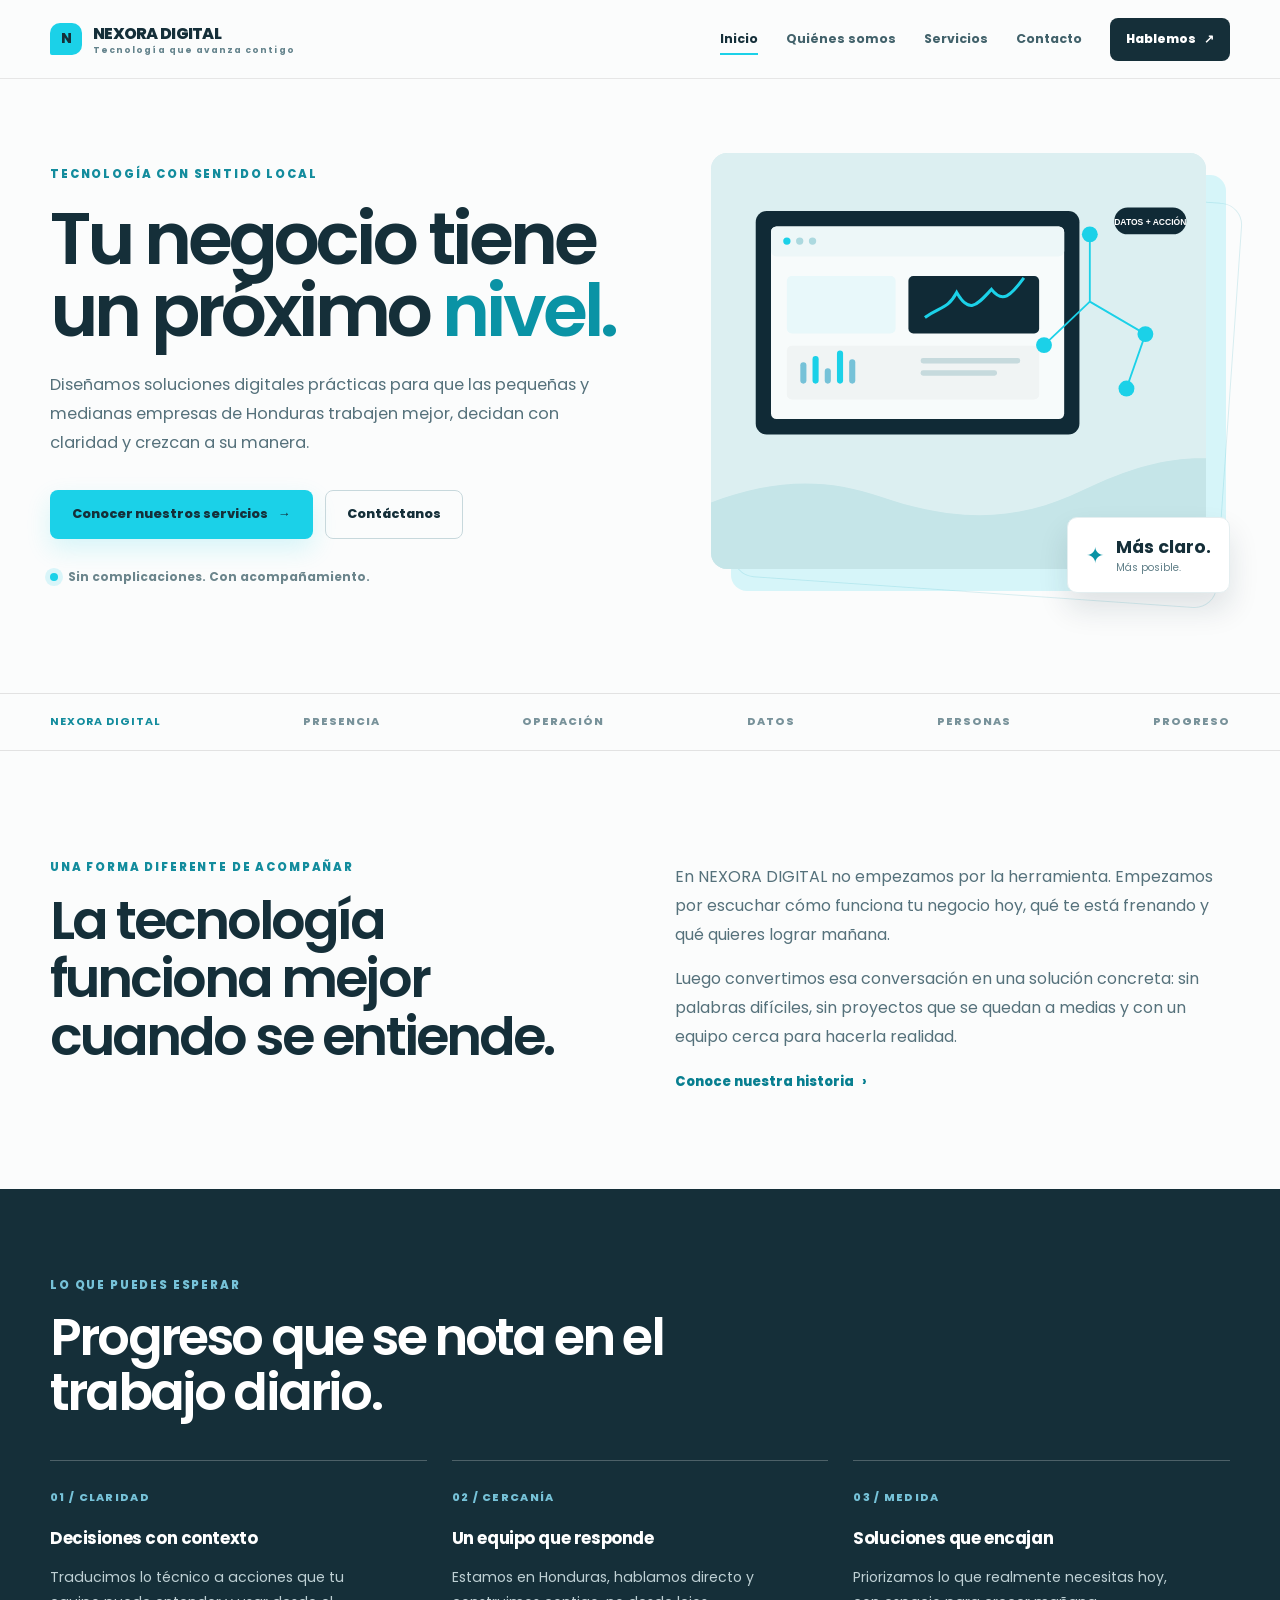
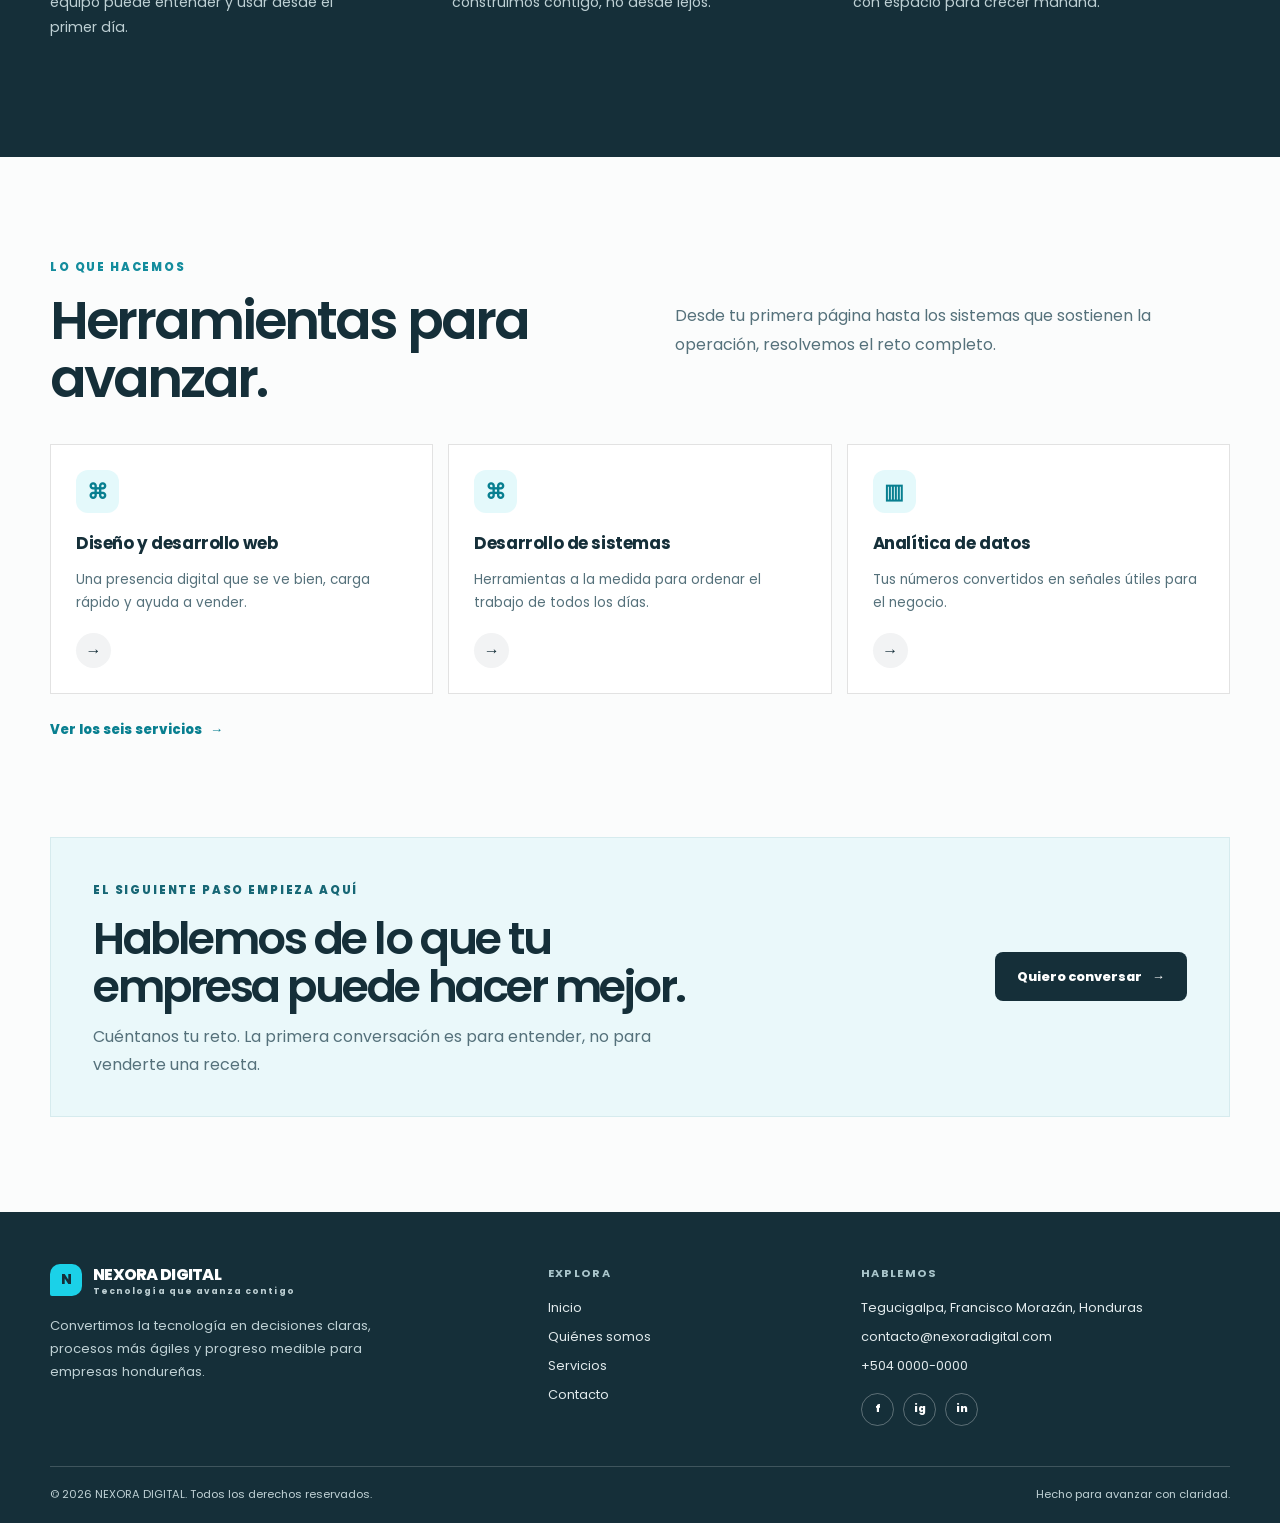
<file: index.html>
<!doctype html>
<html lang="es">
  <head>
    <meta charset="utf-8" />
    <meta name="viewport" content="width=device-width, initial-scale=1" />
    <meta name="description" content="Soluciones digitales prácticas para empresas hondureñas que quieren trabajar mejor y crecer con claridad." />
    <meta name="theme-color" content="#12323c" />
    <meta property="og:title" content="NEXORA DIGITAL | Tecnología que avanza contigo" />
    <meta property="og:description" content="Diseñamos soluciones digitales prácticas para pequeñas y medianas empresas de Honduras." />
    <meta property="og:type" content="website" />
    <title>NEXORA DIGITAL | Tecnología que avanza contigo</title>
    <link rel="icon" href="images/favicon.svg" type="image/svg+xml" />
    <link rel="preconnect" href="https://fonts.googleapis.com" />
    <link rel="preconnect" href="https://fonts.gstatic.com" crossorigin />
    <link href="https://fonts.googleapis.com/css2?family=Poppins:wght@400;500;600;700;800&display=swap" rel="stylesheet" />
    <link rel="stylesheet" href="css/style.css" />
    <script src="js/script.js" defer></script>
  </head>
  <body>
    <a class="skip-link" href="#contenido">Saltar al contenido</a>
    <header class="site-header">
      <div class="container nav-wrap">
        <a class="brand" href="index.html" aria-label="NEXORA DIGITAL, inicio">
          <span class="brand-mark">N</span>
          <span class="brand-name">NEXORA DIGITAL<small>Tecnología que avanza contigo</small></span>
        </a>
        <button class="menu-toggle" type="button" aria-label="Abrir menú" aria-expanded="false" aria-controls="main-nav" data-menu-toggle>
          <span></span><span></span><span></span>
        </button>
        <nav class="nav-links" id="main-nav" aria-label="Navegación principal">
          <a class="nav-link active" aria-current="page" href="index.html">Inicio</a>
          <a class="nav-link" href="pages/quienes-somos.html">Quiénes somos</a>
          <a class="nav-link" href="pages/servicios.html">Servicios</a>
          <a class="nav-link" href="pages/contacto.html">Contacto</a>
          <a class="nav-cta" href="pages/contacto.html">Hablemos <span aria-hidden="true">↗</span></a>
        </nav>
      </div>
    </header>

    <main id="contenido">
      <section class="hero">
        <div class="container hero-grid">
          <div class="reveal">
            <span class="eyebrow">Tecnología con sentido local</span>
            <h1 class="display">Tu negocio tiene un próximo <em>nivel.</em></h1>
            <p class="hero-copy">Diseñamos soluciones digitales prácticas para que las pequeñas y medianas empresas de Honduras trabajen mejor, decidan con claridad y crezcan a su manera.</p>
            <div class="button-row">
              <a class="btn btn-primary" href="pages/servicios.html">Conocer nuestros servicios <span aria-hidden="true">→</span></a>
              <a class="btn btn-ghost" href="pages/contacto.html">Contáctanos</a>
            </div>
            <p class="hero-note"><span aria-hidden="true"></span>Sin complicaciones. Con acompañamiento.</p>
          </div>
          <div class="hero-art reveal delay-2">
            <div class="art-frame">
              <img src="images/tecnologia-nexora.svg" alt="Panel digital de negocio con datos conectados y una ruta de acción en cian" width="900" height="650" />
            </div>
            <div class="art-badge"><span class="sparkle" aria-hidden="true">✦</span><span><strong>Más claro.</strong><small>Más posible.</small></span></div>
          </div>
        </div>
      </section>

      <div class="logo-strip" aria-label="Áreas de trabajo">
        <div class="container logo-strip-inner"><strong>NEXORA DIGITAL</strong><span>Presencia</span><span>Operación</span><span>Datos</span><span>Personas</span><span>Progreso</span></div>
      </div>

      <section class="section-pad">
        <div class="container intro-grid">
          <div><span class="eyebrow">Una forma diferente de acompañar</span><h2 class="display">La tecnología funciona mejor cuando se entiende.</h2></div>
          <div class="intro-copy">
            <p>En NEXORA DIGITAL no empezamos por la herramienta. Empezamos por escuchar cómo funciona tu negocio hoy, qué te está frenando y qué quieres lograr mañana.</p>
            <p>Luego convertimos esa conversación en una solución concreta: sin palabras difíciles, sin proyectos que se quedan a medias y con un equipo cerca para hacerla realidad.</p>
            <a class="text-link" href="pages/quienes-somos.html">Conoce nuestra historia <span aria-hidden="true">›</span></a>
          </div>
        </div>
      </section>

      <section class="benefits-wrap">
        <div class="container section-pad">
          <div class="section-intro"><span class="eyebrow eyebrow-light">Lo que puedes esperar</span><h2 class="display">Progreso que se nota en el trabajo diario.</h2></div>
          <div class="benefits-grid">
            <article class="benefit"><span class="benefit-number">01 / CLARIDAD</span><h3>Decisiones con contexto</h3><p>Traducimos lo técnico a acciones que tu equipo puede entender y usar desde el primer día.</p></article>
            <article class="benefit"><span class="benefit-number">02 / CERCANÍA</span><h3>Un equipo que responde</h3><p>Estamos en Honduras, hablamos directo y construimos contigo, no desde lejos.</p></article>
            <article class="benefit"><span class="benefit-number">03 / MEDIDA</span><h3>Soluciones que encajan</h3><p>Priorizamos lo que realmente necesitas hoy, con espacio para crecer mañana.</p></article>
          </div>
        </div>
      </section>

      <section class="section-pad">
        <div class="container">
          <div class="service-heading">
            <div><span class="eyebrow">Lo que hacemos</span><h2 class="display section-title">Herramientas para avanzar.</h2></div>
            <p>Desde tu primera página hasta los sistemas que sostienen la operación, resolvemos el reto completo.</p>
          </div>
          <div class="service-grid">
            <article class="service-card"><span class="service-icon" aria-hidden="true">⌘</span><h3>Diseño y desarrollo web</h3><p>Una presencia digital que se ve bien, carga rápido y ayuda a vender.</p><a class="card-arrow" href="pages/contacto.html?asunto=Diseno%20y%20desarrollo%20web" aria-label="Consultar sobre diseño y desarrollo web">→</a></article>
            <article class="service-card"><span class="service-icon" aria-hidden="true">⌘</span><h3>Desarrollo de sistemas</h3><p>Herramientas a la medida para ordenar el trabajo de todos los días.</p><a class="card-arrow" href="pages/contacto.html?asunto=Desarrollo%20de%20sistemas" aria-label="Consultar sobre desarrollo de sistemas">→</a></article>
            <article class="service-card"><span class="service-icon" aria-hidden="true">▥</span><h3>Analítica de datos</h3><p>Tus números convertidos en señales útiles para el negocio.</p><a class="card-arrow" href="pages/contacto.html?asunto=Analitica%20de%20datos" aria-label="Consultar sobre analítica de datos">→</a></article>
          </div>
          <a class="text-link service-more" href="pages/servicios.html">Ver los seis servicios <span aria-hidden="true">→</span></a>
        </div>
      </section>

      <section class="container cta-band">
        <div><span class="eyebrow">El siguiente paso empieza aquí</span><h2 class="display">Hablemos de lo que tu empresa puede hacer mejor.</h2><p>Cuéntanos tu reto. La primera conversación es para entender, no para venderte una receta.</p></div>
        <a class="btn btn-dark" href="pages/contacto.html">Quiero conversar <span aria-hidden="true">→</span></a>
      </section>
    </main>

    <footer class="site-footer">
      <div class="container footer-main">
        <div class="footer-brand"><a class="brand" href="index.html"><span class="brand-mark">N</span><span class="brand-name">NEXORA DIGITAL<small>Tecnología que avanza contigo</small></span></a><p>Convertimos la tecnología en decisiones claras, procesos más ágiles y progreso medible para empresas hondureñas.</p></div>
        <div><h2 class="footer-heading">Explora</h2><nav class="footer-links" aria-label="Enlaces del pie de página"><a href="index.html">Inicio</a><a href="pages/quienes-somos.html">Quiénes somos</a><a href="pages/servicios.html">Servicios</a><a href="pages/contacto.html">Contacto</a></nav></div>
        <div><h2 class="footer-heading">Hablemos</h2><address class="footer-contact"><span>Tegucigalpa, Francisco Morazán, Honduras</span><a href="mailto:contacto@nexoradigital.com">contacto@nexoradigital.com</a><a href="tel:+50400000000">+504 0000-0000</a></address><div class="social-links"><a href="https://example.com/nexora-facebook" aria-label="Facebook de NEXORA DIGITAL">f</a><a href="https://example.com/nexora-instagram" aria-label="Instagram de NEXORA DIGITAL">ig</a><a href="https://example.com/nexora-linkedin" aria-label="LinkedIn de NEXORA DIGITAL">in</a></div></div>
      </div>
      <div class="container footer-bottom"><span>© 2026 NEXORA DIGITAL. Todos los derechos reservados.</span><span>Hecho para avanzar con claridad.</span></div>
    </footer>
  </body>
</html>
</file>
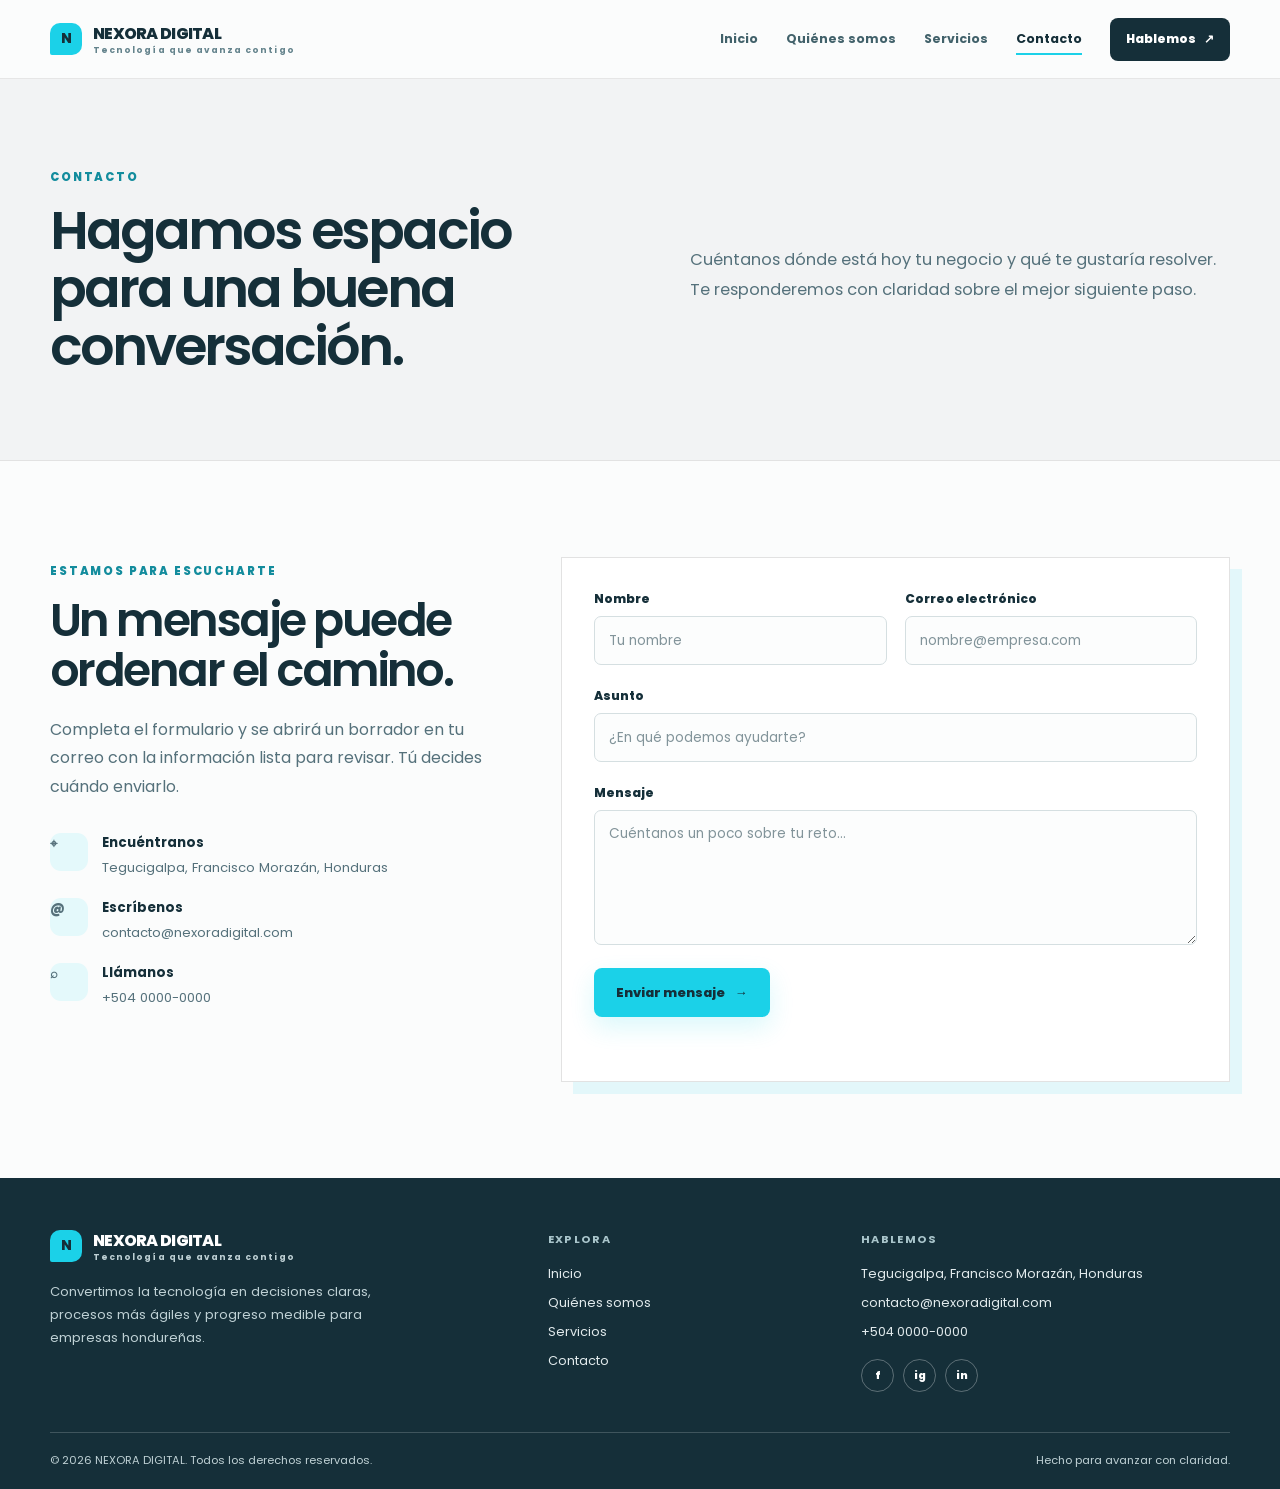
<file: pages/contacto.html>
<!doctype html>
<html lang="es">
  <head>
    <meta charset="utf-8" />
    <meta name="viewport" content="width=device-width, initial-scale=1" />
    <meta name="description" content="Cuéntanos el reto de tu empresa. NEXORA DIGITAL está en Tegucigalpa y lista para escucharte." />
    <meta name="theme-color" content="#12323c" />
    <meta property="og:title" content="Contacto | NEXORA DIGITAL" />
    <meta property="og:description" content="Hagamos espacio para una buena conversación sobre tu negocio." />
    <meta property="og:type" content="website" />
    <title>Contacto | NEXORA DIGITAL</title>
    <link rel="icon" href="../images/favicon.svg" type="image/svg+xml" />
    <link rel="preconnect" href="https://fonts.googleapis.com" />
    <link rel="preconnect" href="https://fonts.gstatic.com" crossorigin />
    <link href="https://fonts.googleapis.com/css2?family=Poppins:wght@400;500;600;700;800&display=swap" rel="stylesheet" />
    <link rel="stylesheet" href="../css/style.css" />
    <script src="../js/script.js" defer></script>
  </head>
  <body>
    <a class="skip-link" href="#contenido">Saltar al contenido</a>
    <header class="site-header"><div class="container nav-wrap">
      <a class="brand" href="../index.html" aria-label="NEXORA DIGITAL, inicio"><span class="brand-mark">N</span><span class="brand-name">NEXORA DIGITAL<small>Tecnología que avanza contigo</small></span></a>
      <button class="menu-toggle" type="button" aria-label="Abrir menú" aria-expanded="false" aria-controls="main-nav" data-menu-toggle><span></span><span></span><span></span></button>
      <nav class="nav-links" id="main-nav" aria-label="Navegación principal"><a class="nav-link" href="../index.html">Inicio</a><a class="nav-link" href="quienes-somos.html">Quiénes somos</a><a class="nav-link" href="servicios.html">Servicios</a><a class="nav-link active" aria-current="page" href="contacto.html">Contacto</a><a class="nav-cta" href="#formulario">Hablemos <span aria-hidden="true">↗</span></a></nav>
    </div></header>
    <main id="contenido">
      <section class="page-hero"><div class="container page-hero-grid"><div><span class="eyebrow">Contacto</span><h1 class="display">Hagamos espacio para una buena conversación.</h1></div><p class="page-hero-copy">Cuéntanos dónde está hoy tu negocio y qué te gustaría resolver. Te responderemos con claridad sobre el mejor siguiente paso.</p></div></section>
      <section class="section-pad"><div class="container contact-layout">
        <div class="contact-info"><span class="eyebrow">Estamos para escucharte</span><h2 class="display">Un mensaje puede ordenar el camino.</h2><p>Completa el formulario y se abrirá un borrador en tu correo con la información lista para revisar. Tú decides cuándo enviarlo.</p>
          <address class="contact-list">
            <div class="contact-item"><span class="contact-item-icon" aria-hidden="true">⌖</span><div><strong>Encuéntranos</strong><span>Tegucigalpa, Francisco Morazán, Honduras</span></div></div>
            <div class="contact-item"><span class="contact-item-icon" aria-hidden="true">@</span><div><strong>Escríbenos</strong><a href="mailto:contacto@nexoradigital.com">contacto@nexoradigital.com</a></div></div>
            <div class="contact-item"><span class="contact-item-icon" aria-hidden="true">⌕</span><div><strong>Llámanos</strong><a href="tel:+50400000000">+504 0000-0000</a></div></div>
          </address>
        </div>
        <form class="contact-form" id="formulario" data-contact-form>
          <div class="form-grid">
            <div class="field"><label for="nombre">Nombre</label><input id="nombre" name="nombre" type="text" placeholder="Tu nombre" autocomplete="name" required /></div>
            <div class="field"><label for="correo">Correo electrónico</label><input id="correo" name="correo" type="email" placeholder="nombre@empresa.com" autocomplete="email" required /></div>
            <div class="field full"><label for="asunto">Asunto</label><input id="asunto" name="asunto" type="text" placeholder="¿En qué podemos ayudarte?" required /></div>
            <div class="field full"><label for="mensaje">Mensaje</label><textarea id="mensaje" name="mensaje" rows="5" placeholder="Cuéntanos un poco sobre tu reto..." required></textarea></div>
          </div>
          <button class="btn btn-primary" type="submit">Enviar mensaje <span aria-hidden="true">→</span></button>
          <p class="form-status" data-form-status role="status" aria-live="polite"></p>
          <noscript><p class="form-status">Activa JavaScript para preparar un borrador de correo desde este formulario.</p></noscript>
        </form>
      </div></section>
    </main>
    <footer class="site-footer"><div class="container footer-main">
      <div class="footer-brand"><a class="brand" href="../index.html"><span class="brand-mark">N</span><span class="brand-name">NEXORA DIGITAL<small>Tecnología que avanza contigo</small></span></a><p>Convertimos la tecnología en decisiones claras, procesos más ágiles y progreso medible para empresas hondureñas.</p></div>
      <div><h2 class="footer-heading">Explora</h2><nav class="footer-links" aria-label="Enlaces del pie de página"><a href="../index.html">Inicio</a><a href="quienes-somos.html">Quiénes somos</a><a href="servicios.html">Servicios</a><a href="contacto.html">Contacto</a></nav></div>
      <div><h2 class="footer-heading">Hablemos</h2><address class="footer-contact"><span>Tegucigalpa, Francisco Morazán, Honduras</span><a href="mailto:contacto@nexoradigital.com">contacto@nexoradigital.com</a><a href="tel:+50400000000">+504 0000-0000</a></address><div class="social-links"><a href="https://example.com/nexora-facebook" aria-label="Facebook de NEXORA DIGITAL">f</a><a href="https://example.com/nexora-instagram" aria-label="Instagram de NEXORA DIGITAL">ig</a><a href="https://example.com/nexora-linkedin" aria-label="LinkedIn de NEXORA DIGITAL">in</a></div></div>
    </div><div class="container footer-bottom"><span>© 2026 NEXORA DIGITAL. Todos los derechos reservados.</span><span>Hecho para avanzar con claridad.</span></div></footer>
  </body>
</html>
</file>
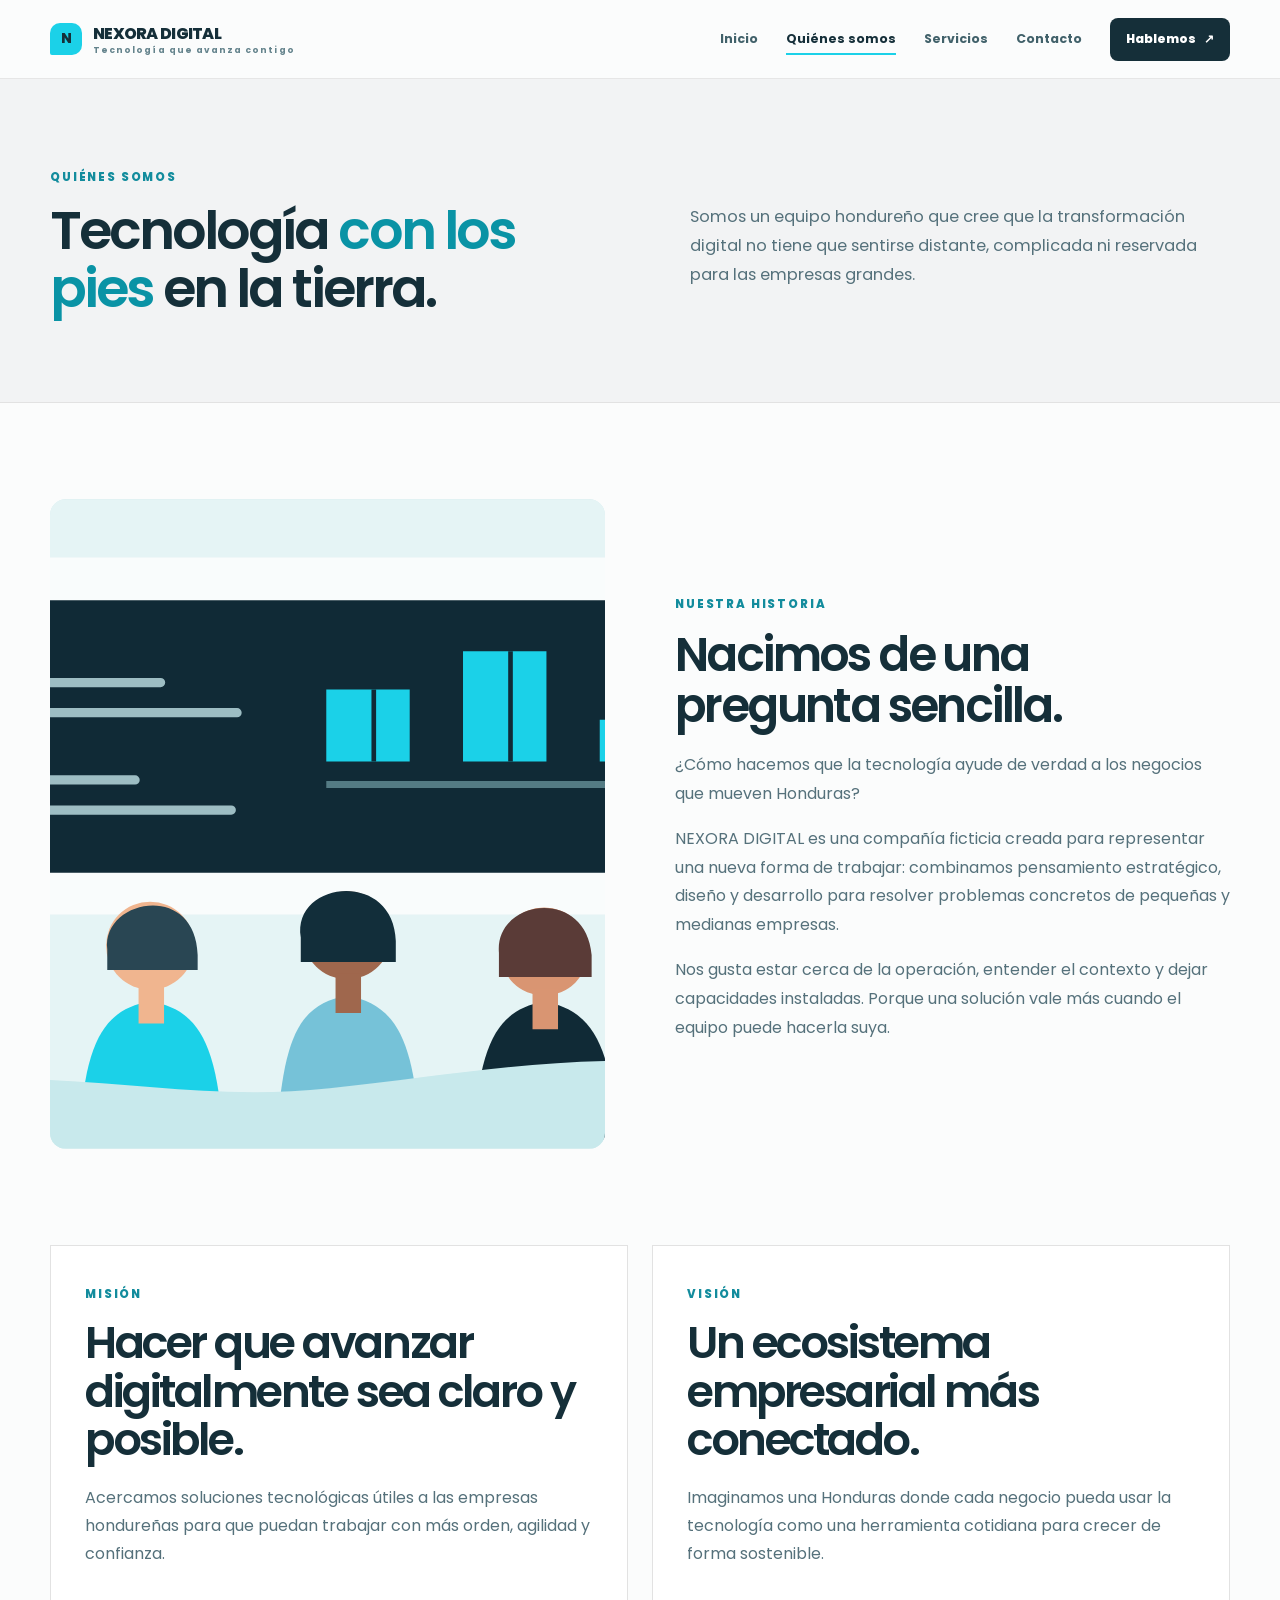
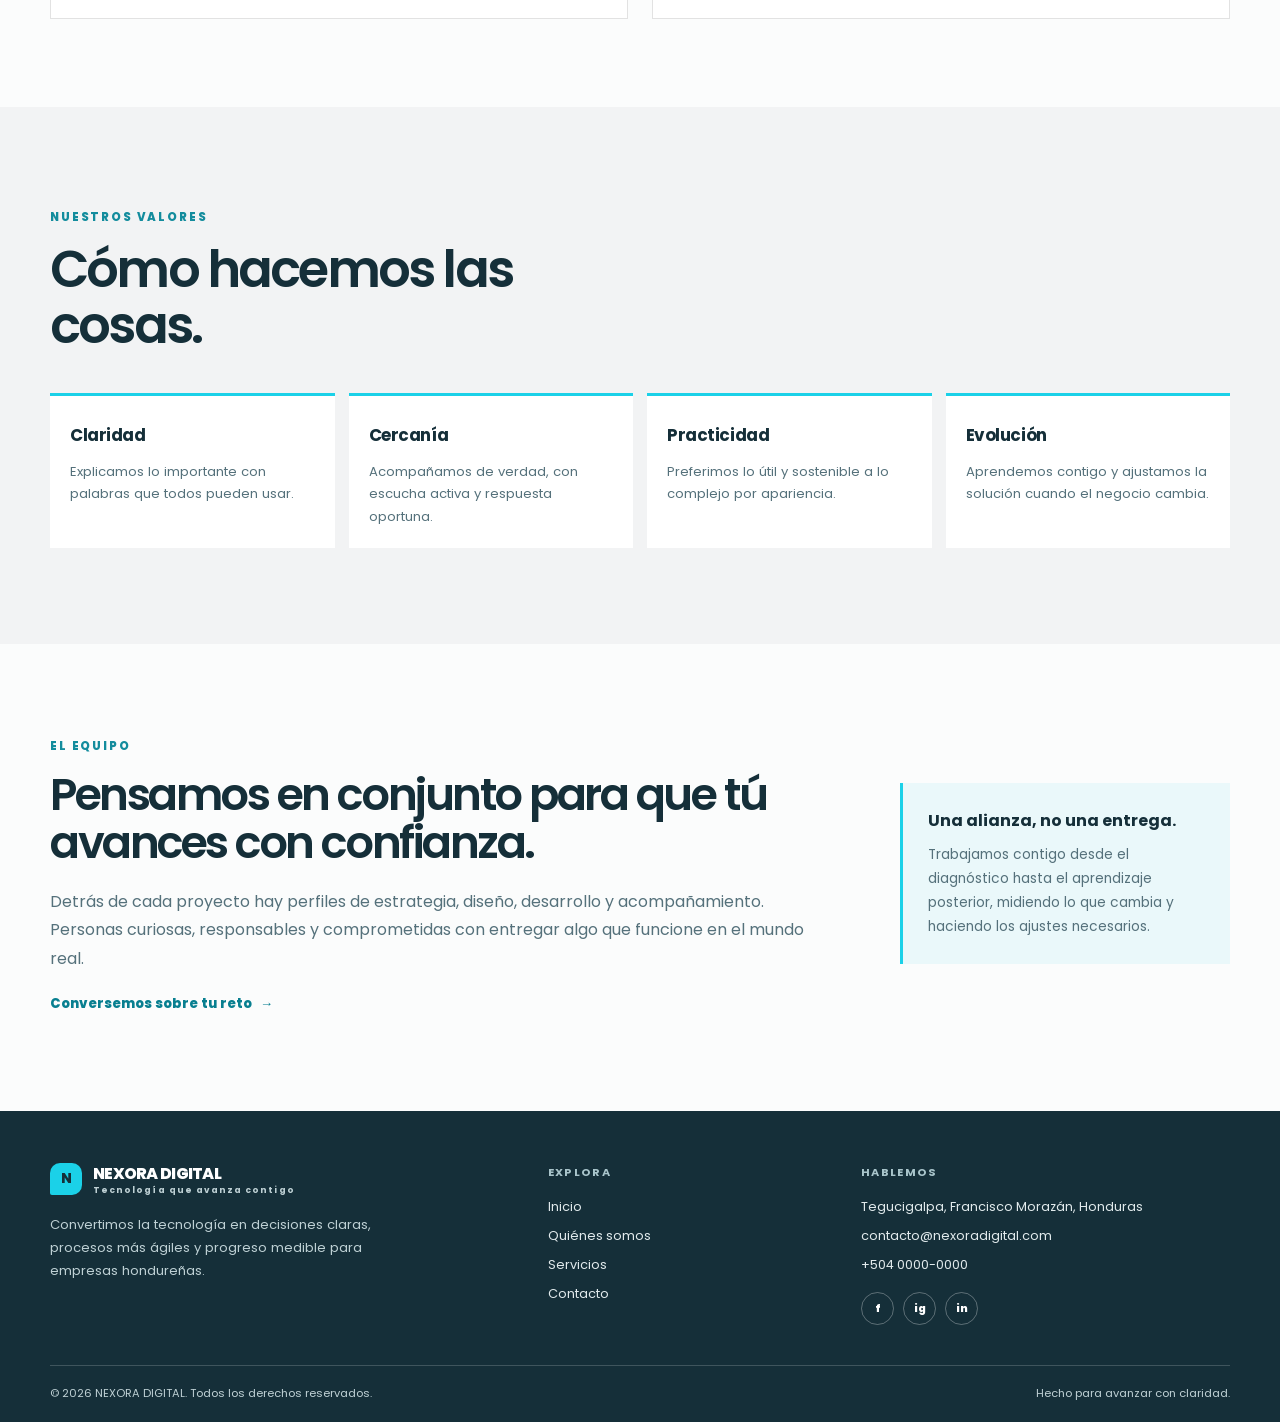
<file: pages/quienes-somos.html>
<!doctype html>
<html lang="es">
  <head>
    <meta charset="utf-8" />
    <meta name="viewport" content="width=device-width, initial-scale=1" />
    <meta name="description" content="Conoce la historia, misión, visión, valores y equipo de NEXORA DIGITAL, una empresa tecnológica hondureña ficticia." />
    <meta name="theme-color" content="#12323c" />
    <meta property="og:title" content="Quiénes somos | NEXORA DIGITAL" />
    <meta property="og:description" content="Un equipo hondureño que acerca la tecnología a los negocios que mueven el país." />
    <meta property="og:type" content="website" />
    <title>Quiénes somos | NEXORA DIGITAL</title>
    <link rel="icon" href="../images/favicon.svg" type="image/svg+xml" />
    <link rel="preconnect" href="https://fonts.googleapis.com" />
    <link rel="preconnect" href="https://fonts.gstatic.com" crossorigin />
    <link href="https://fonts.googleapis.com/css2?family=Poppins:wght@400;500;600;700;800&display=swap" rel="stylesheet" />
    <link rel="stylesheet" href="../css/style.css" />
    <script src="../js/script.js" defer></script>
  </head>
  <body>
    <a class="skip-link" href="#contenido">Saltar al contenido</a>
    <header class="site-header"><div class="container nav-wrap">
      <a class="brand" href="../index.html" aria-label="NEXORA DIGITAL, inicio"><span class="brand-mark">N</span><span class="brand-name">NEXORA DIGITAL<small>Tecnología que avanza contigo</small></span></a>
      <button class="menu-toggle" type="button" aria-label="Abrir menú" aria-expanded="false" aria-controls="main-nav" data-menu-toggle><span></span><span></span><span></span></button>
      <nav class="nav-links" id="main-nav" aria-label="Navegación principal"><a class="nav-link" href="../index.html">Inicio</a><a class="nav-link active" aria-current="page" href="quienes-somos.html">Quiénes somos</a><a class="nav-link" href="servicios.html">Servicios</a><a class="nav-link" href="contacto.html">Contacto</a><a class="nav-cta" href="contacto.html">Hablemos <span aria-hidden="true">↗</span></a></nav>
    </div></header>
    <main id="contenido">
      <section class="page-hero"><div class="container page-hero-grid"><div><span class="eyebrow">Quiénes somos</span><h1 class="display">Tecnología <em>con los pies</em> en la tierra.</h1></div><p class="page-hero-copy">Somos un equipo hondureño que cree que la transformación digital no tiene que sentirse distante, complicada ni reservada para las empresas grandes.</p></div></section>
      <section class="section-pad"><div class="container about-story">
        <div class="story-art"><img src="../images/equipo-nexora.svg" alt="Tres profesionales de tecnología colaboran frente a un tablero de estrategia digital" width="900" height="650" loading="lazy" /></div>
        <div><span class="eyebrow">Nuestra historia</span><h2 class="display">Nacimos de una pregunta sencilla.</h2><p>¿Cómo hacemos que la tecnología ayude de verdad a los negocios que mueven Honduras?</p><p>NEXORA DIGITAL es una compañía ficticia creada para representar una nueva forma de trabajar: combinamos pensamiento estratégico, diseño y desarrollo para resolver problemas concretos de pequeñas y medianas empresas.</p><p>Nos gusta estar cerca de la operación, entender el contexto y dejar capacidades instaladas. Porque una solución vale más cuando el equipo puede hacerla suya.</p></div>
      </div></section>
      <section class="container manifesto"><article class="manifesto-block"><span class="eyebrow">Misión</span><h2 class="display">Hacer que avanzar digitalmente sea claro y posible.</h2><p>Acercamos soluciones tecnológicas útiles a las empresas hondureñas para que puedan trabajar con más orden, agilidad y confianza.</p></article><article class="manifesto-block"><span class="eyebrow">Visión</span><h2 class="display">Un ecosistema empresarial más conectado.</h2><p>Imaginamos una Honduras donde cada negocio pueda usar la tecnología como una herramienta cotidiana para crecer de forma sostenible.</p></article></section>
      <section class="section-pad values-section"><div class="container"><div class="section-intro"><span class="eyebrow">Nuestros valores</span><h2 class="display">Cómo hacemos las cosas.</h2></div><div class="values-grid">
        <article class="value"><h3>Claridad</h3><p>Explicamos lo importante con palabras que todos pueden usar.</p></article>
        <article class="value"><h3>Cercanía</h3><p>Acompañamos de verdad, con escucha activa y respuesta oportuna.</p></article>
        <article class="value"><h3>Practicidad</h3><p>Preferimos lo útil y sostenible a lo complejo por apariencia.</p></article>
        <article class="value"><h3>Evolución</h3><p>Aprendemos contigo y ajustamos la solución cuando el negocio cambia.</p></article>
      </div></div></section>
      <section class="container team-callout"><div><span class="eyebrow">El equipo</span><h2 class="display">Pensamos en conjunto para que tú avances con confianza.</h2><p>Detrás de cada proyecto hay perfiles de estrategia, diseño, desarrollo y acompañamiento. Personas curiosas, responsables y comprometidas con entregar algo que funcione en el mundo real.</p><a class="text-link" href="contacto.html">Conversemos sobre tu reto <span aria-hidden="true">→</span></a></div><aside class="team-aside"><strong>Una alianza, no una entrega.</strong><span>Trabajamos contigo desde el diagnóstico hasta el aprendizaje posterior, midiendo lo que cambia y haciendo los ajustes necesarios.</span></aside></section>
    </main>
    <footer class="site-footer"><div class="container footer-main">
      <div class="footer-brand"><a class="brand" href="../index.html"><span class="brand-mark">N</span><span class="brand-name">NEXORA DIGITAL<small>Tecnología que avanza contigo</small></span></a><p>Convertimos la tecnología en decisiones claras, procesos más ágiles y progreso medible para empresas hondureñas.</p></div>
      <div><h2 class="footer-heading">Explora</h2><nav class="footer-links" aria-label="Enlaces del pie de página"><a href="../index.html">Inicio</a><a href="quienes-somos.html">Quiénes somos</a><a href="servicios.html">Servicios</a><a href="contacto.html">Contacto</a></nav></div>
      <div><h2 class="footer-heading">Hablemos</h2><address class="footer-contact"><span>Tegucigalpa, Francisco Morazán, Honduras</span><a href="mailto:contacto@nexoradigital.com">contacto@nexoradigital.com</a><a href="tel:+50400000000">+504 0000-0000</a></address><div class="social-links"><a href="https://example.com/nexora-facebook" aria-label="Facebook de NEXORA DIGITAL">f</a><a href="https://example.com/nexora-instagram" aria-label="Instagram de NEXORA DIGITAL">ig</a><a href="https://example.com/nexora-linkedin" aria-label="LinkedIn de NEXORA DIGITAL">in</a></div></div>
    </div><div class="container footer-bottom"><span>© 2026 NEXORA DIGITAL. Todos los derechos reservados.</span><span>Hecho para avanzar con claridad.</span></div></footer>
  </body>
</html>
</file>
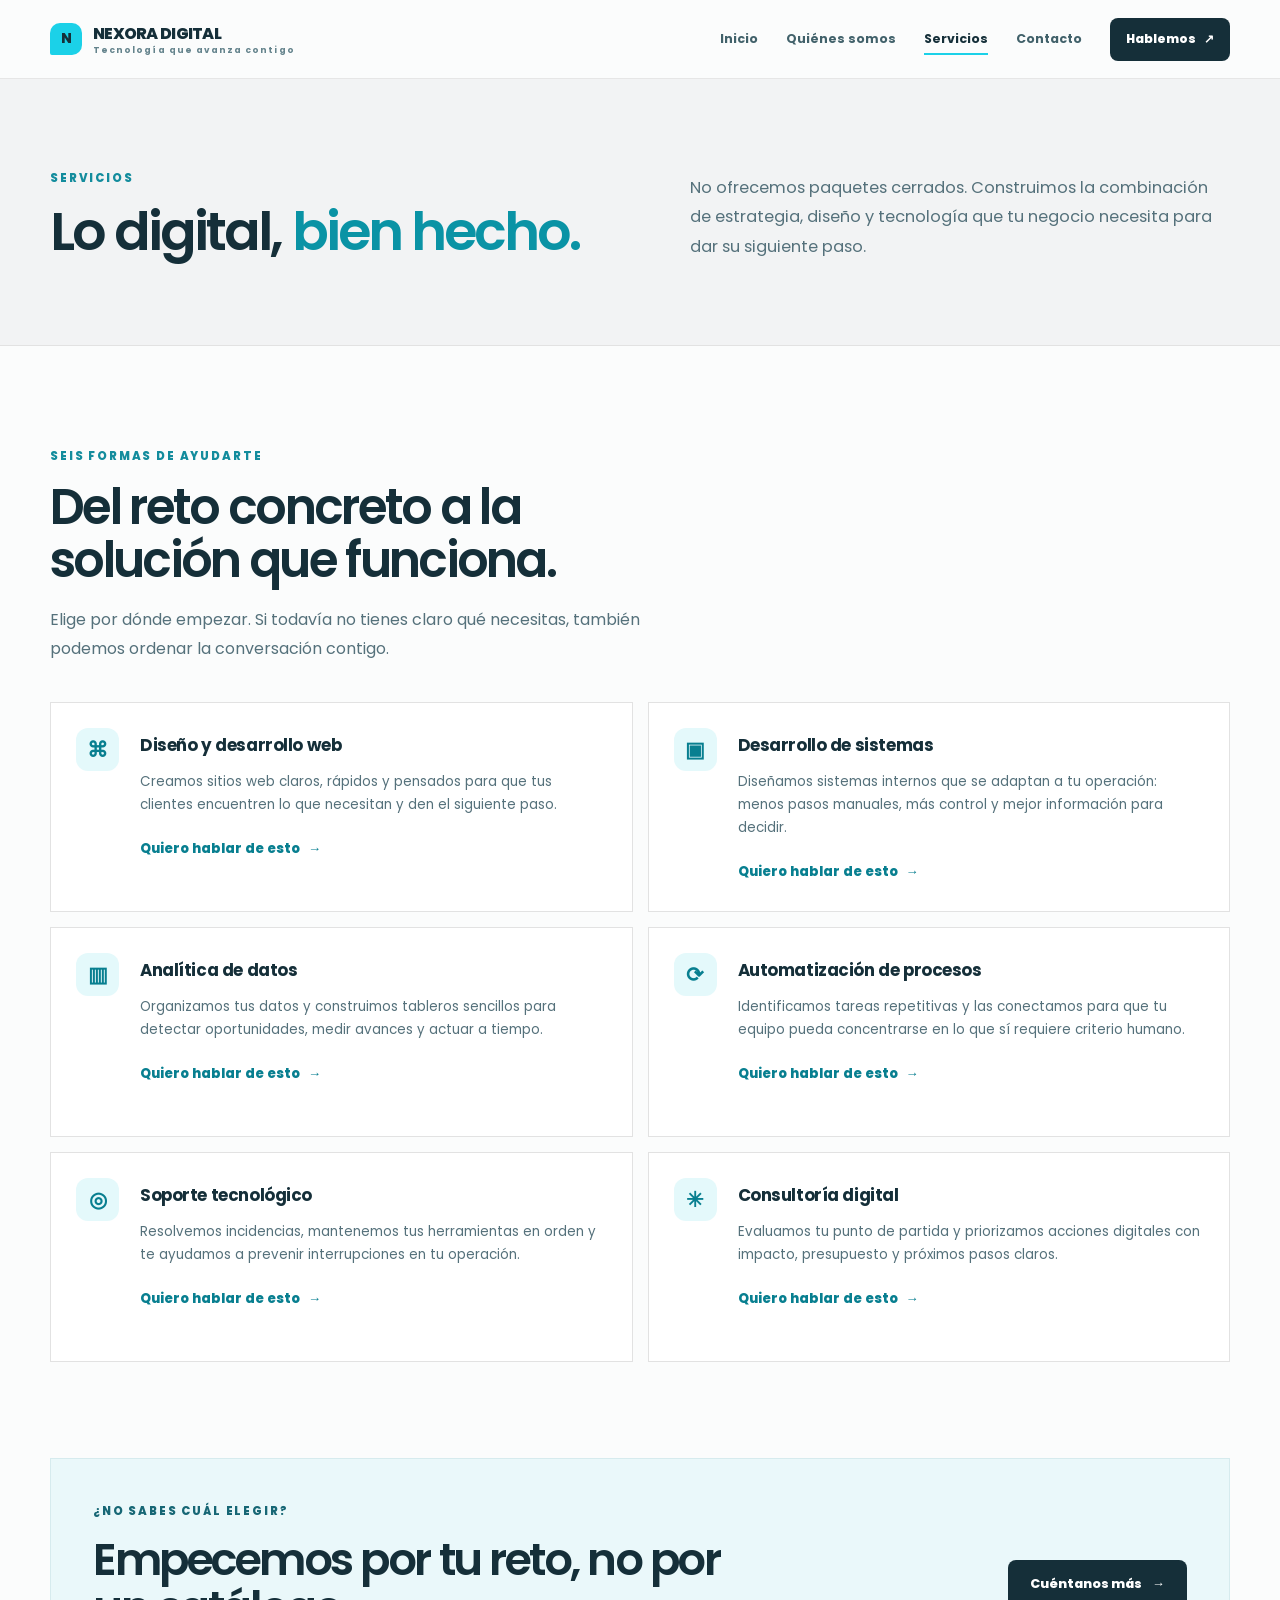
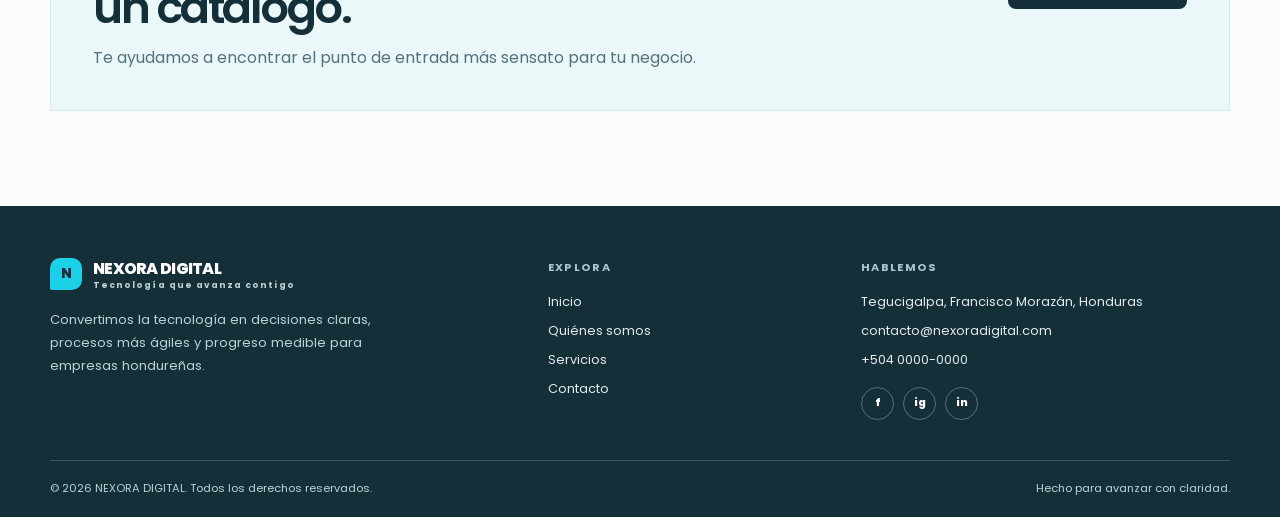
<file: pages/servicios.html>
<!doctype html>
<html lang="es">
  <head>
    <meta charset="utf-8" />
    <meta name="viewport" content="width=device-width, initial-scale=1" />
    <meta name="description" content="Diseño web, sistemas, analítica, automatización, soporte y consultoría digital para empresas de Honduras." />
    <meta name="theme-color" content="#12323c" />
    <meta property="og:title" content="Servicios digitales | NEXORA DIGITAL" />
    <meta property="og:description" content="Seis formas prácticas de acercar la tecnología a tu negocio." />
    <meta property="og:type" content="website" />
    <title>Servicios digitales | NEXORA DIGITAL</title>
    <link rel="icon" href="../images/favicon.svg" type="image/svg+xml" />
    <link rel="preconnect" href="https://fonts.googleapis.com" />
    <link rel="preconnect" href="https://fonts.gstatic.com" crossorigin />
    <link href="https://fonts.googleapis.com/css2?family=Poppins:wght@400;500;600;700;800&display=swap" rel="stylesheet" />
    <link rel="stylesheet" href="../css/style.css" />
    <script src="../js/script.js" defer></script>
  </head>
  <body>
    <a class="skip-link" href="#contenido">Saltar al contenido</a>
    <header class="site-header"><div class="container nav-wrap">
      <a class="brand" href="../index.html" aria-label="NEXORA DIGITAL, inicio"><span class="brand-mark">N</span><span class="brand-name">NEXORA DIGITAL<small>Tecnología que avanza contigo</small></span></a>
      <button class="menu-toggle" type="button" aria-label="Abrir menú" aria-expanded="false" aria-controls="main-nav" data-menu-toggle><span></span><span></span><span></span></button>
      <nav class="nav-links" id="main-nav" aria-label="Navegación principal"><a class="nav-link" href="../index.html">Inicio</a><a class="nav-link" href="quienes-somos.html">Quiénes somos</a><a class="nav-link active" aria-current="page" href="servicios.html">Servicios</a><a class="nav-link" href="contacto.html">Contacto</a><a class="nav-cta" href="contacto.html">Hablemos <span aria-hidden="true">↗</span></a></nav>
    </div></header>
    <main id="contenido">
      <section class="page-hero"><div class="container page-hero-grid"><div><span class="eyebrow">Servicios</span><h1 class="display">Lo digital, <em>bien hecho.</em></h1></div><p class="page-hero-copy">No ofrecemos paquetes cerrados. Construimos la combinación de estrategia, diseño y tecnología que tu negocio necesita para dar su siguiente paso.</p></div></section>
      <section class="section-pad"><div class="container">
        <div class="services-intro"><span class="eyebrow">Seis formas de ayudarte</span><h2 class="display">Del reto concreto a la solución que funciona.</h2><p>Elige por dónde empezar. Si todavía no tienes claro qué necesitas, también podemos ordenar la conversación contigo.</p></div>
        <div class="services-full-grid">
          <article class="services-full-card"><span class="service-icon" aria-hidden="true">⌘</span><div><h3>Diseño y desarrollo web</h3><p>Creamos sitios web claros, rápidos y pensados para que tus clientes encuentren lo que necesitan y den el siguiente paso.</p><a class="text-link" href="contacto.html?asunto=Diseno%20y%20desarrollo%20web">Quiero hablar de esto <span aria-hidden="true">→</span></a></div></article>
          <article class="services-full-card"><span class="service-icon" aria-hidden="true">▣</span><div><h3>Desarrollo de sistemas</h3><p>Diseñamos sistemas internos que se adaptan a tu operación: menos pasos manuales, más control y mejor información para decidir.</p><a class="text-link" href="contacto.html?asunto=Desarrollo%20de%20sistemas">Quiero hablar de esto <span aria-hidden="true">→</span></a></div></article>
          <article class="services-full-card"><span class="service-icon" aria-hidden="true">▥</span><div><h3>Analítica de datos</h3><p>Organizamos tus datos y construimos tableros sencillos para detectar oportunidades, medir avances y actuar a tiempo.</p><a class="text-link" href="contacto.html?asunto=Analitica%20de%20datos">Quiero hablar de esto <span aria-hidden="true">→</span></a></div></article>
          <article class="services-full-card"><span class="service-icon" aria-hidden="true">⟳</span><div><h3>Automatización de procesos</h3><p>Identificamos tareas repetitivas y las conectamos para que tu equipo pueda concentrarse en lo que sí requiere criterio humano.</p><a class="text-link" href="contacto.html?asunto=Automatizacion%20de%20procesos">Quiero hablar de esto <span aria-hidden="true">→</span></a></div></article>
          <article class="services-full-card"><span class="service-icon" aria-hidden="true">◎</span><div><h3>Soporte tecnológico</h3><p>Resolvemos incidencias, mantenemos tus herramientas en orden y te ayudamos a prevenir interrupciones en tu operación.</p><a class="text-link" href="contacto.html?asunto=Soporte%20tecnologico">Quiero hablar de esto <span aria-hidden="true">→</span></a></div></article>
          <article class="services-full-card"><span class="service-icon" aria-hidden="true">✳</span><div><h3>Consultoría digital</h3><p>Evaluamos tu punto de partida y priorizamos acciones digitales con impacto, presupuesto y próximos pasos claros.</p><a class="text-link" href="contacto.html?asunto=Consultoria%20digital">Quiero hablar de esto <span aria-hidden="true">→</span></a></div></article>
        </div>
      </div></section>
      <section class="container cta-band"><div><span class="eyebrow">¿No sabes cuál elegir?</span><h2 class="display">Empecemos por tu reto, no por un catálogo.</h2><p>Te ayudamos a encontrar el punto de entrada más sensato para tu negocio.</p></div><a class="btn btn-dark" href="contacto.html">Cuéntanos más <span aria-hidden="true">→</span></a></section>
    </main>
    <footer class="site-footer"><div class="container footer-main">
      <div class="footer-brand"><a class="brand" href="../index.html"><span class="brand-mark">N</span><span class="brand-name">NEXORA DIGITAL<small>Tecnología que avanza contigo</small></span></a><p>Convertimos la tecnología en decisiones claras, procesos más ágiles y progreso medible para empresas hondureñas.</p></div>
      <div><h2 class="footer-heading">Explora</h2><nav class="footer-links" aria-label="Enlaces del pie de página"><a href="../index.html">Inicio</a><a href="quienes-somos.html">Quiénes somos</a><a href="servicios.html">Servicios</a><a href="contacto.html">Contacto</a></nav></div>
      <div><h2 class="footer-heading">Hablemos</h2><address class="footer-contact"><span>Tegucigalpa, Francisco Morazán, Honduras</span><a href="mailto:contacto@nexoradigital.com">contacto@nexoradigital.com</a><a href="tel:+50400000000">+504 0000-0000</a></address><div class="social-links"><a href="https://example.com/nexora-facebook" aria-label="Facebook de NEXORA DIGITAL">f</a><a href="https://example.com/nexora-instagram" aria-label="Instagram de NEXORA DIGITAL">ig</a><a href="https://example.com/nexora-linkedin" aria-label="LinkedIn de NEXORA DIGITAL">in</a></div></div>
    </div><div class="container footer-bottom"><span>© 2026 NEXORA DIGITAL. Todos los derechos reservados.</span><span>Hecho para avanzar con claridad.</span></div></footer>
  </body>
</html>
</file>
<file: css/style.css>
:root {
  color-scheme: light;
  --ink: #152f39;
  --cyan: #1bd1e8;
  --blue: #76c2d8;
  --white: #ffffff;
  --paper: #fbfcfc;
  --mist: #f2f3f4;
  --line: #e2e2e2;
  --muted: #55717b;
  --max-width: 1180px;
  --display-font: "Poppins", sans-serif;
  --body-font: "Poppins", sans-serif;
}

* {
  box-sizing: border-box;
}

html {
  scroll-behavior: smooth;
}

body {
  margin: 0;
  background: var(--paper);
  color: var(--ink);
  font-family: var(--body-font);
  -webkit-font-smoothing: antialiased;
}

body,
button,
input,
textarea {
  font-family: var(--body-font);
}

img {
  max-width: 100%;
}

a {
  color: inherit;
  text-decoration: none;
}

button,
a,
input,
textarea {
  -webkit-tap-highlight-color: transparent;
}

a:focus-visible,
button:focus-visible,
input:focus-visible,
textarea:focus-visible {
  outline: 3px solid var(--cyan);
  outline-offset: 4px;
}

.container {
  width: min(var(--max-width), calc(100% - 40px));
  margin-inline: auto;
}

.display {
  margin: 14px 0 20px;
  font-family: var(--display-font);
  font-weight: 600;
  letter-spacing: -0.055em;
  line-height: 1.08;
}

.display em {
  color: #0a93a5;
  font-style: normal;
}

.eyebrow {
  color: #138c9d;
  font-size: 0.72rem;
  font-weight: 800;
  letter-spacing: 0.16em;
  text-transform: uppercase;
}

.skip-link {
  position: fixed;
  z-index: 100;
  top: 10px;
  left: 10px;
  padding: 10px 14px;
  transform: translateY(-160%);
  background: var(--ink);
  color: var(--white);
  transition: transform 0.2s ease;
}

.skip-link:focus {
  transform: translateY(0);
}

.site-header {
  position: relative;
  z-index: 20;
  border-bottom: 1px solid rgba(226, 226, 226, 0.8);
  background: rgba(251, 252, 252, 0.94);
}

.nav-wrap {
  display: flex;
  min-height: 78px;
  align-items: center;
  justify-content: space-between;
  gap: 22px;
}

.brand {
  display: inline-flex;
  min-width: max-content;
  align-items: center;
  gap: 11px;
}

.brand-mark {
  display: grid;
  width: 32px;
  height: 32px;
  place-items: center;
  border-radius: 10px 10px 10px 2px;
  background: var(--cyan);
  color: var(--ink);
  font-size: 0.85rem;
  font-weight: 800;
}

.brand-name {
  font-size: 1rem;
  font-weight: 800;
  letter-spacing: -0.045em;
}

.brand-name small {
  display: block;
  margin-top: -2px;
  color: #64838c;
  font-size: 0.55rem;
  font-weight: 700;
  letter-spacing: 0.12em;
}

.nav-links {
  display: flex;
  align-items: center;
  gap: 28px;
  color: #41616a;
  font-size: 0.78rem;
  font-weight: 700;
}

.nav-link {
  position: relative;
  padding: 10px 0;
  transition: color 0.2s ease;
}

.nav-link::after {
  position: absolute;
  right: 100%;
  bottom: 3px;
  left: 0;
  height: 2px;
  background: var(--cyan);
  content: "";
  transition: right 0.25s ease;
}

.nav-link:hover,
.nav-link.active {
  color: var(--ink);
}

.nav-link:hover::after,
.nav-link.active::after {
  right: 0;
}

.nav-cta {
  display: inline-flex;
  min-height: 43px;
  align-items: center;
  gap: 8px;
  padding: 0 16px;
  border-radius: 8px;
  background: var(--ink);
  color: var(--white);
  font-size: 0.76rem;
  font-weight: 800;
  transition: background 0.2s ease, transform 0.2s ease;
}

.nav-cta:hover {
  transform: translateY(-2px);
  background: #1a4b5c;
}

.menu-toggle {
  display: none;
  width: 44px;
  height: 44px;
  flex: 0 0 auto;
  align-items: center;
  justify-content: center;
  flex-direction: column;
  gap: 5px;
  border: 0;
  background: transparent;
  cursor: pointer;
}

.menu-toggle span {
  width: 21px;
  height: 2px;
  border-radius: 2px;
  background: var(--ink);
  transition: transform 0.2s ease, opacity 0.2s ease;
}

.menu-toggle[aria-expanded="true"] span:first-child {
  transform: translateY(7px) rotate(45deg);
}

.menu-toggle[aria-expanded="true"] span:nth-child(2) {
  opacity: 0;
}

.menu-toggle[aria-expanded="true"] span:last-child {
  transform: translateY(-7px) rotate(-45deg);
}

.hero {
  padding: 74px 0 100px;
}

.hero-grid {
  display: grid;
  grid-template-columns: minmax(0, 1.07fr) minmax(340px, 0.93fr);
  align-items: center;
  gap: 64px;
}

.hero h1 {
  max-width: 680px;
  margin: 18px 0 22px;
  font-size: clamp(2.8rem, 5.7vw, 5.25rem);
  line-height: 0.99;
}

.hero-copy,
.page-hero-copy {
  max-width: 540px;
  color: var(--muted);
  font-size: 1.02rem;
  line-height: 1.8;
}

.button-row {
  display: flex;
  flex-wrap: wrap;
  gap: 12px;
  margin-top: 32px;
}

.btn {
  display: inline-flex;
  min-height: 49px;
  align-items: center;
  justify-content: center;
  gap: 10px;
  padding: 0 21px;
  border: 1px solid transparent;
  border-radius: 8px;
  font-size: 0.8rem;
  font-weight: 800;
  cursor: pointer;
  transition: transform 0.2s ease, background 0.2s ease, border-color 0.2s ease;
}

.btn:hover {
  transform: translateY(-3px);
}

.btn-primary {
  background: var(--cyan);
  color: var(--ink);
  box-shadow: 0 10px 24px rgba(27, 209, 232, 0.16);
}

.btn-primary:hover {
  background: #55dced;
}

.btn-ghost {
  border-color: #c7d8dc;
  background: transparent;
  color: var(--ink);
}

.btn-ghost:hover {
  border-color: var(--cyan);
  background: #eefbfd;
}

.btn-dark {
  background: var(--ink);
  color: var(--white);
}

.btn-dark:hover {
  background: #1b4f61;
}

.hero-note {
  display: flex;
  align-items: center;
  gap: 10px;
  margin: 29px 0 0;
  color: #6b858c;
  font-size: 0.75rem;
  font-weight: 700;
}

.hero-note span {
  width: 8px;
  height: 8px;
  border-radius: 50%;
  background: var(--cyan);
  box-shadow: 0 0 0 5px rgba(27, 209, 232, 0.15);
}

.hero-art {
  position: relative;
  min-height: 440px;
}

.hero-art::before {
  position: absolute;
  inset: 34px 0 0 34px;
  transform: rotate(4deg);
  border: 1px solid #d7edf0;
  border-radius: 22px;
  content: "";
}

.art-frame {
  position: absolute;
  inset: 0 24px 24px 0;
  overflow: hidden;
  border-radius: 16px;
  background: #dceff1;
  box-shadow: 20px 22px 0 rgba(27, 209, 232, 0.16);
}

.art-frame img {
  display: block;
  width: 100%;
  height: 100%;
  object-fit: cover;
}

.art-badge {
  position: absolute;
  right: 0;
  bottom: 0;
  display: flex;
  align-items: center;
  gap: 12px;
  padding: 16px 18px;
  border: 1px solid #e4eef0;
  border-radius: 10px;
  background: var(--white);
  box-shadow: 0 16px 30px rgba(16, 42, 54, 0.12);
}

.sparkle {
  color: #0a93a5;
  font-size: 1.4rem;
}

.art-badge strong,
.art-badge small {
  display: block;
}

.art-badge strong {
  font-size: 1.1rem;
}

.art-badge small {
  color: #63818a;
  font-size: 0.65rem;
}

.logo-strip {
  padding: 20px 0;
  border-top: 1px solid var(--line);
  border-bottom: 1px solid var(--line);
  color: #78929a;
}

.logo-strip-inner {
  display: flex;
  align-items: center;
  justify-content: space-between;
  gap: 22px;
  font-size: 0.68rem;
  font-weight: 800;
  letter-spacing: 0.09em;
  text-transform: uppercase;
}

.logo-strip-inner strong {
  color: #138c9d;
}

.section-pad {
  padding: 96px 0;
}

.intro-grid,
.service-heading,
.page-hero-grid {
  display: grid;
  grid-template-columns: 1fr 1fr;
  align-items: center;
  gap: 70px;
}

.intro-grid .display,
.service-heading .display,
.page-hero .display {
  max-width: 650px;
  font-size: clamp(2.2rem, 4.2vw, 3.8rem);
}

.intro-copy p,
.service-heading > p,
.section-intro > p {
  color: var(--muted);
  line-height: 1.8;
}

.text-link {
  display: inline-flex;
  align-items: center;
  gap: 8px;
  color: #087f90;
  font-size: 0.82rem;
  font-weight: 800;
  transition: gap 0.2s ease;
}

.text-link:hover {
  gap: 13px;
}

.benefits-wrap {
  background: var(--ink);
  color: var(--white);
}

.benefits-wrap .section-pad {
  padding-top: 82px;
  padding-bottom: 92px;
}

.eyebrow-light {
  color: var(--blue);
}

.section-intro {
  max-width: 620px;
  margin-bottom: 40px;
}

.section-intro .display {
  font-size: clamp(2rem, 4vw, 3.2rem);
}

.benefits-grid {
  display: grid;
  grid-template-columns: repeat(3, 1fr);
  gap: 25px;
}

.benefit {
  padding: 22px 22px 12px 0;
  border-top: 1px solid rgba(255, 255, 255, 0.24);
}

.benefit-number {
  color: var(--blue);
  font-size: 0.68rem;
  font-weight: 800;
  letter-spacing: 0.12em;
}

.benefit h3,
.service-card h3,
.services-full-card h3,
.value h3 {
  margin: 17px 0 9px;
  font-size: 1.05rem;
  letter-spacing: -0.025em;
}

.benefit p {
  max-width: 330px;
  color: #bed0d4;
  font-size: 0.88rem;
  line-height: 1.75;
}

.service-heading {
  margin-bottom: 35px;
}

.section-title {
  margin-bottom: 0;
}

.service-grid {
  display: grid;
  grid-template-columns: repeat(3, 1fr);
  gap: 15px;
}

.service-card {
  position: relative;
  min-height: 230px;
  padding: 25px;
  border: 1px solid var(--line);
  background: var(--white);
  transition: transform 0.24s ease, box-shadow 0.24s ease, border-color 0.24s ease;
}

.service-card:hover,
.services-full-card:hover {
  transform: translateY(-4px);
  border-color: #b8eaf0;
  box-shadow: 0 18px 38px rgba(21, 47, 57, 0.08);
}

.service-icon {
  display: inline-grid;
  width: 43px;
  height: 43px;
  place-items: center;
  border-radius: 12px;
  background: #e4f9fb;
  color: #087f90;
  font-size: 1.3rem;
  font-weight: 700;
}

.service-card p,
.services-full-card p {
  color: var(--muted);
  font-size: 0.84rem;
  line-height: 1.7;
}

.card-arrow {
  display: grid;
  width: 35px;
  height: 35px;
  place-items: center;
  margin-top: 18px;
  border-radius: 50%;
  background: var(--mist);
  color: var(--ink);
  transition: background 0.2s ease, transform 0.2s ease;
}

.card-arrow:hover {
  transform: translateX(3px);
  background: var(--cyan);
}

.service-more {
  margin-top: 26px;
}

.cta-band {
  display: flex;
  align-items: center;
  justify-content: space-between;
  gap: 35px;
  margin-bottom: 95px;
  padding: 38px 42px;
  border: 1px solid #d6ebee;
  background: #eaf8fa;
}

.cta-band .eyebrow {
  color: #176775;
}

.cta-band .display {
  max-width: 650px;
  margin-bottom: 12px;
  font-size: clamp(1.8rem, 3.5vw, 2.8rem);
}

.cta-band p {
  max-width: 620px;
  margin: 0;
  color: var(--muted);
  line-height: 1.7;
}

.page-hero {
  padding: 84px 0;
  border-bottom: 1px solid var(--line);
  background: var(--mist);
}

.page-hero .display {
  margin-bottom: 0;
}

.page-hero-copy {
  justify-self: end;
  margin: 10px 0 0;
}

.about-story {
  display: grid;
  grid-template-columns: 1fr 1fr;
  align-items: center;
  gap: 70px;
}

.story-art {
  overflow: hidden;
  border-radius: 16px;
  background: #dceff1;
}

.story-art img {
  display: block;
  width: 100%;
  aspect-ratio: 1.2;
  object-fit: cover;
}

.about-story .display {
  font-size: clamp(2rem, 3.7vw, 3.2rem);
}

.about-story p,
.team-callout p {
  color: var(--muted);
  line-height: 1.8;
}

.manifesto {
  display: grid;
  grid-template-columns: 1fr 1fr;
  gap: 24px;
  padding-bottom: 88px;
}

.manifesto-block {
  padding: 34px;
  border: 1px solid var(--line);
  background: var(--white);
}

.manifesto-block .display {
  font-size: clamp(1.9rem, 3.5vw, 2.8rem);
}

.manifesto-block p {
  color: var(--muted);
  line-height: 1.75;
}

.values-section {
  background: var(--mist);
}

.values-grid {
  display: grid;
  grid-template-columns: repeat(4, 1fr);
  gap: 14px;
}

.value {
  min-height: 150px;
  padding: 20px;
  border-top: 3px solid var(--cyan);
  background: var(--white);
}

.value h3 {
  margin-top: 6px;
}

.value p {
  margin-bottom: 0;
  color: var(--muted);
  font-size: 0.82rem;
  line-height: 1.7;
}

.team-callout {
  display: grid;
  grid-template-columns: 1.4fr 0.6fr;
  align-items: center;
  gap: 80px;
  padding-top: 88px;
  padding-bottom: 96px;
}

.team-callout .display {
  font-size: clamp(2rem, 3.5vw, 3.1rem);
}

.team-aside {
  padding: 25px;
  border-left: 3px solid var(--cyan);
  background: #eaf8fa;
}

.team-aside strong,
.team-aside span {
  display: block;
}

.team-aside span {
  margin-top: 10px;
  color: var(--muted);
  font-size: 0.86rem;
  line-height: 1.75;
}

.services-intro {
  max-width: 650px;
  margin-bottom: 38px;
}

.services-intro .display {
  font-size: clamp(2rem, 3.8vw, 3.2rem);
}

.services-intro p {
  color: var(--muted);
  line-height: 1.8;
}

.services-full-grid {
  display: grid;
  grid-template-columns: repeat(2, 1fr);
  gap: 15px;
}

.services-full-card {
  display: grid;
  grid-template-columns: 46px 1fr;
  align-items: start;
  gap: 18px;
  min-height: 210px;
  padding: 25px;
  border: 1px solid var(--line);
  background: var(--white);
  transition: transform 0.24s ease, box-shadow 0.24s ease, border-color 0.24s ease;
}

.services-full-card h3 {
  margin-top: 4px;
}

.services-full-card .text-link {
  margin-top: 9px;
}

.contact-layout {
  display: grid;
  grid-template-columns: 0.8fr 1.2fr;
  align-items: start;
  gap: 65px;
}

.contact-info .display {
  font-size: clamp(2rem, 3.6vw, 3.1rem);
}

.contact-info > p {
  color: var(--muted);
  line-height: 1.8;
}

.contact-list {
  display: grid;
  gap: 20px;
  margin-top: 31px;
  font-style: normal;
}

.contact-item {
  display: grid;
  grid-template-columns: 40px 1fr;
  align-items: start;
  gap: 12px;
}

.contact-item-icon {
  display: grid;
  width: 38px;
  height: 38px;
  place-items: center;
  border-radius: 11px;
  background: #e4f9fb;
  color: #087f90;
  font-weight: 800;
}

.contact-item strong,
.contact-item span,
.contact-item a {
  display: block;
}

.contact-item strong {
  margin-bottom: 4px;
  font-size: 0.83rem;
}

.contact-item span,
.contact-item a {
  color: var(--muted);
  font-size: 0.82rem;
  line-height: 1.6;
}

.contact-form {
  padding: 32px;
  border: 1px solid var(--line);
  background: var(--white);
  box-shadow: 12px 12px 0 rgba(27, 209, 232, 0.11);
}

.form-grid {
  display: grid;
  grid-template-columns: 1fr 1fr;
  gap: 22px 18px;
  margin-bottom: 23px;
}

.field {
  display: grid;
  gap: 8px;
}

.field.full {
  grid-column: 1 / -1;
}

.field label {
  font-size: 0.76rem;
  font-weight: 800;
}

.field input,
.field textarea {
  width: 100%;
  min-height: 49px;
  padding: 13px 14px;
  border: 1px solid #d5dfe1;
  border-radius: 7px;
  background: #fcfdfd;
  color: var(--ink);
  font-size: 0.85rem;
  transition: border-color 0.2s ease, box-shadow 0.2s ease;
}

.field textarea {
  min-height: 135px;
  resize: vertical;
}

.field input:focus,
.field textarea:focus {
  border-color: #67d9e7;
  outline: none;
  box-shadow: 0 0 0 3px rgba(27, 209, 232, 0.12);
}

.field input::placeholder,
.field textarea::placeholder {
  color: #82949a;
}

.form-status {
  min-height: 1.5em;
  margin: 13px 0 0;
  color: #315f68;
  font-size: 0.8rem;
  line-height: 1.6;
}

.site-footer {
  padding-top: 50px;
  background: var(--ink);
  color: var(--white);
}

.footer-main {
  display: grid;
  grid-template-columns: 1.2fr 0.7fr 1fr;
  gap: 55px;
  padding-bottom: 40px;
}

.footer-brand p {
  max-width: 350px;
  margin-top: 17px;
  color: #bed0d4;
  font-size: 0.82rem;
  line-height: 1.75;
}

.site-footer .brand-name small {
  color: #bed0d4;
}

.footer-heading {
  margin: 3px 0 17px;
  color: #a9c5cb;
  font-size: 0.7rem;
  letter-spacing: 0.12em;
  text-transform: uppercase;
}

.footer-links,
.footer-contact {
  display: grid;
  gap: 11px;
  font-size: 0.8rem;
  font-style: normal;
}

.footer-links a,
.footer-contact a,
.footer-contact span {
  color: #e1eaec;
}

.footer-links a:hover,
.footer-contact a:hover {
  color: var(--cyan);
}

.social-links {
  display: flex;
  gap: 9px;
  margin-top: 18px;
}

.social-links a {
  display: grid;
  width: 33px;
  height: 33px;
  place-items: center;
  border: 1px solid rgba(255, 255, 255, 0.3);
  border-radius: 50%;
  color: var(--white);
  font-size: 0.68rem;
  font-weight: 800;
  transition: border-color 0.2s ease, color 0.2s ease, background 0.2s ease;
}

.social-links a:hover {
  border-color: var(--cyan);
  background: var(--cyan);
  color: var(--ink);
}

.footer-bottom {
  display: flex;
  justify-content: space-between;
  gap: 18px;
  padding-top: 19px;
  padding-bottom: 20px;
  border-top: 1px solid rgba(255, 255, 255, 0.18);
  color: #bed0d4;
  font-size: 0.7rem;
}

.js-ready .reveal {
  animation: rise-in 0.7s ease both;
}

.js-ready .delay-2 {
  animation-delay: 0.14s;
}

@keyframes rise-in {
  from {
    transform: translateY(14px);
    opacity: 0;
  }
  to {
    transform: translateY(0);
    opacity: 1;
  }
}

@media (max-width: 980px) {
  .nav-links {
    gap: 18px;
  }

  .hero-grid,
  .about-story {
    gap: 38px;
  }

  .hero-art {
    min-height: 370px;
  }

  .intro-grid,
  .service-heading,
  .page-hero-grid {
    gap: 40px;
  }

  .contact-layout {
    gap: 35px;
  }

  .footer-main {
    gap: 30px;
  }
}

@media (max-width: 760px) {
  .container {
    width: min(var(--max-width), calc(100% - 32px));
  }

  .nav-wrap {
    min-height: 72px;
  }

  .menu-toggle {
    display: flex;
  }

  .nav-links {
    position: absolute;
    top: 71px;
    right: 0;
    left: 0;
    display: none;
    align-items: stretch;
    flex-direction: column;
    gap: 0;
    padding: 10px 20px 20px;
    border-bottom: 1px solid var(--line);
    background: var(--paper);
    box-shadow: 0 14px 24px rgba(21, 47, 57, 0.08);
  }

  .nav-links.is-open {
    display: flex;
  }

  .nav-link {
    padding: 13px 0;
    border-bottom: 1px solid var(--line);
  }

  .nav-link::after {
    display: none;
  }

  .nav-cta {
    justify-content: center;
    margin-top: 14px;
  }

  .hero {
    padding: 60px 0 75px;
  }

  .hero-grid,
  .intro-grid,
  .service-heading,
  .page-hero-grid,
  .about-story,
  .contact-layout,
  .team-callout {
    grid-template-columns: 1fr;
  }

  .hero-grid {
    gap: 46px;
  }

  .hero h1 {
    font-size: clamp(2.8rem, 11vw, 4.25rem);
  }

  .hero-art {
    width: min(100%, 540px);
    min-height: 350px;
    margin-inline: auto;
  }

  .logo-strip-inner {
    justify-content: center;
    flex-wrap: wrap;
    gap: 12px 25px;
    font-size: 0.62rem;
  }

  .section-pad {
    padding: 70px 0;
  }

  .intro-grid,
  .service-heading,
  .page-hero-grid {
    gap: 20px;
  }

  .benefits-grid,
  .service-grid {
    grid-template-columns: 1fr 1fr;
  }

  .cta-band {
    align-items: flex-start;
    flex-direction: column;
    margin-bottom: 70px;
    padding: 28px;
  }

  .page-hero {
    padding: 62px 0;
  }

  .page-hero-copy {
    justify-self: start;
    margin-top: 0;
  }

  .about-story {
    gap: 35px;
  }

  .manifesto {
    grid-template-columns: 1fr;
    padding-bottom: 70px;
  }

  .values-grid {
    grid-template-columns: 1fr 1fr;
  }

  .team-callout {
    gap: 30px;
    padding-top: 70px;
    padding-bottom: 70px;
  }

  .footer-main {
    grid-template-columns: 1fr 1fr;
  }

  .footer-brand {
    grid-column: 1 / -1;
  }
}

@media (max-width: 520px) {
  .container {
    width: calc(100% - 32px);
  }

  .brand-name {
    font-size: 0.9rem;
  }

  .brand-name small {
    font-size: 0.5rem;
  }

  .hero {
    padding-top: 48px;
  }

  .hero-copy,
  .page-hero-copy {
    font-size: 0.94rem;
  }

  .button-row {
    align-items: stretch;
    flex-direction: column;
  }

  .button-row .btn {
    width: 100%;
  }

  .hero-art {
    min-height: 290px;
  }

  .logo-strip-inner span:nth-of-type(n + 4) {
    display: none;
  }

  .benefits-grid,
  .service-grid,
  .services-full-grid,
  .values-grid {
    grid-template-columns: 1fr;
  }

  .benefit {
    padding-bottom: 18px;
  }

  .services-full-card {
    grid-template-columns: 42px 1fr;
    gap: 12px;
    padding: 19px;
  }

  .manifesto-block,
  .contact-form {
    padding: 22px;
  }

  .form-grid {
    grid-template-columns: 1fr;
    gap: 17px;
  }

  .field.full {
    grid-column: auto;
  }

  .footer-main {
    grid-template-columns: 1fr;
    gap: 30px;
  }

  .footer-brand {
    grid-column: auto;
  }

  .footer-bottom {
    align-items: flex-start;
    flex-direction: column;
  }
}

@media (prefers-reduced-motion: reduce) {
  *,
  *::before,
  *::after {
    scroll-behavior: auto !important;
    animation-duration: 0.01ms !important;
    animation-iteration-count: 1 !important;
    transition-duration: 0.01ms !important;
  }
}
</file>
